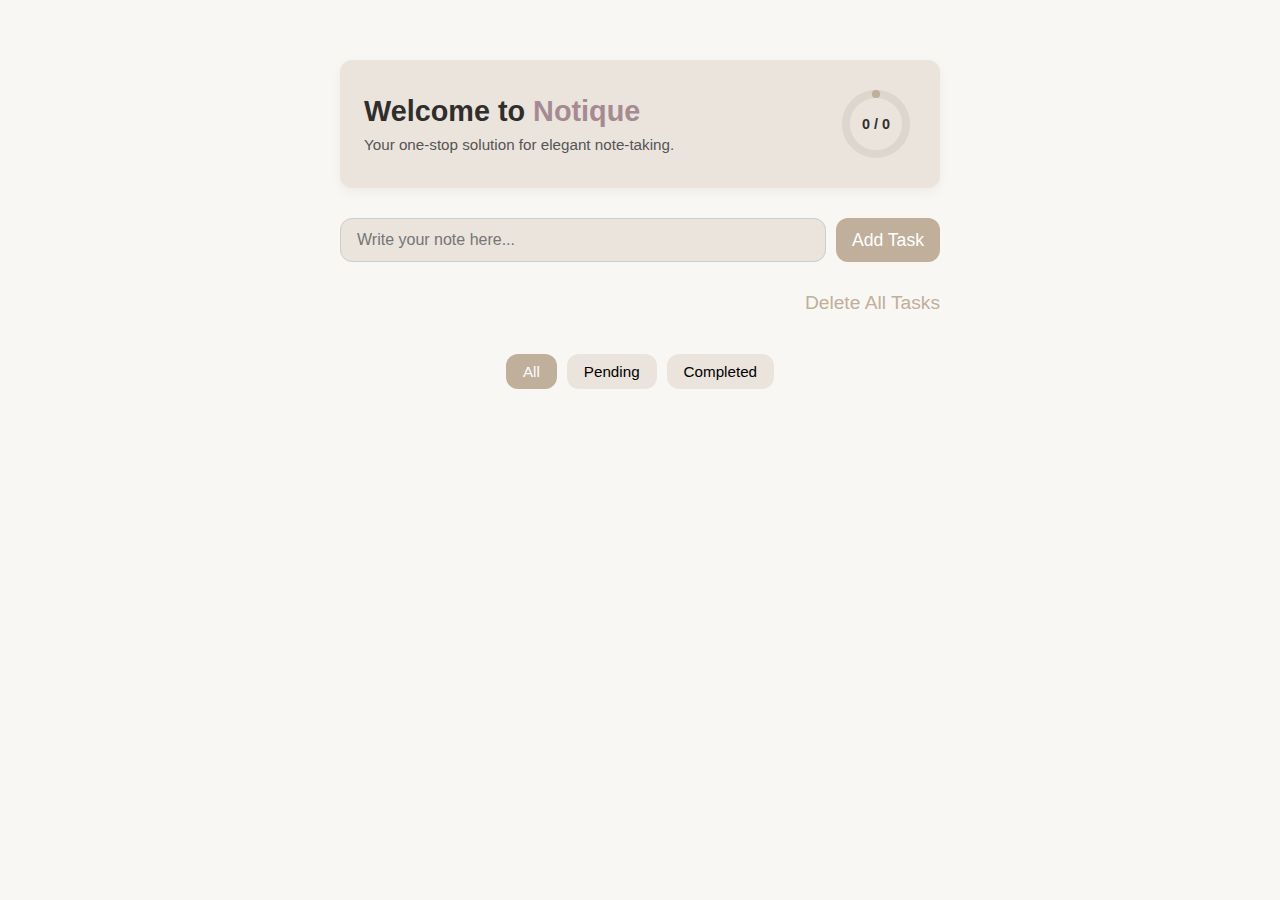
<file: TODO APP/index.html>
<!DOCTYPE html>
<html lang="en">
<head>
  <meta charset="UTF-8" />
  <meta name="viewport" content="width=device-width, initial-scale=1.0"/>
  <title>Notique</title>
  <link rel="stylesheet" href="style.css" />
</head>
<body>
  <div class="container">
    <div class="stats-container">
      <div class="details">
        <h1>Welcome to <span>Notique</span></h1>
        <p>Your one-stop solution for elegant note-taking.</p>
      </div>
      <div class="progress-wrapper">
        <svg class="progress-ring" width="80" height="80">
          <circle class="background-ring" cx="40" cy="40" r="30" />
          <circle class="progress-ring-circle" cx="40" cy="40" r="30" />
        </svg>
        <div class="progress-label" id="progress-label">0 / 0</div>
      </div>
    </div>

    <form id="task-form" class="task-form">
      <input type="text" id="task-input" placeholder="Write your note here..." required />
      <button type="submit">Add Task</button>
    </form>

    <button id="delete-all-btn" class="delete-btn" style="align-self: flex-end; margin-bottom: 10px;">
      Delete All Tasks
    </button>

    <div class="filters">
      <button class="filter-btn active" data-filter="all">All</button>
      <button class="filter-btn" data-filter="pending">Pending</button>
      <button class="filter-btn" data-filter="completed">Completed</button>
    </div>

    <ul id="task-list" class="task-list"></ul>
  </div>

  <script src="app.js"></script>
</body>
</html>
</file>
<file: TODO APP/style.css>
* {
  margin: 0;
  padding: 0;
  box-sizing: border-box;
  font-family: 'Inter', sans-serif;
}

:root {
  --background: #f9f7f3;
  --secondaryBackground: #eae4dc;
  --text: #2f2e2c;
  --button: #bfaf9b;
  --accent: #a58a93;
  --ringBg: #dcd6ce;
  --borderRadius: 12px;
}

body {
  background-color: var(--background);
  color: var(--text);
  min-height: 100vh;
  display: flex;
  justify-content: center;
  padding: 60px 20px;
}

.container {
  width: 100%;
  max-width: 600px;
  display: flex;
  flex-direction: column;
  gap: 30px;
}

.stats-container {
  background-color: var(--secondaryBackground);
  padding: 24px;
  border-radius: var(--borderRadius);
  display: flex;
  justify-content: space-between;
  align-items: center;
  box-shadow: 0 4px 12px rgba(0, 0, 0, 0.05);
}

.details h1 {
  font-size: 1.8rem;
  margin-bottom: 8px;
}

.details h1 span {
  color: var(--accent);
  font-weight: 600;
}

.details p {
  font-size: 0.95rem;
  color: #555;
}

.progress-wrapper {
  position: relative;
  width: 80px;
  height: 80px;
}

.progress-ring {
  transform: rotate(-90deg);
}

.background-ring {
  fill: none;
  stroke: var(--ringBg);
  stroke-width: 8;
}

.progress-ring-circle {
  fill: none;
  stroke: var(--button);
  stroke-width: 8;
  stroke-linecap: round;
  stroke-dasharray: 188.4;
  stroke-dashoffset: 188.4;
  transition: stroke-dashoffset 0.5s ease;
}

.progress-label {
  position: absolute;
  top: 50%;
  left: 50%;
  transform: translate(-50%, -50%);
  font-weight: 600;
  font-size: 0.9rem;
}

.task-form {
  display: flex;
  gap: 10px;
}

.task-form input {
  flex: 1;
  padding: 12px 16px;
  border: 1px solid #ccc;
  border-radius: var(--borderRadius);
  background-color: var(--secondaryBackground);
  color: var(--text);
  font-size: 1rem;
  outline: none;
  transition: border 0.2s ease;
}

.task-form input:focus {
  border-color: var(--accent);
}

.task-form button {
  background-color: var(--button);
  color: white;
  font-size: 1.1rem;
  padding: 0 16px;
  border: none;
  border-radius: var(--borderRadius);
  cursor: pointer;
  transition: background-color 0.3s ease;
}

.task-form button:hover {
  background-color: var(--accent);
}

.task-list {
  list-style: none;
  display: flex;
  flex-direction: column;
  gap: 12px;
}

.task-list li {
  background-color: var(--secondaryBackground);
  padding: 14px 18px;
  border-radius: var(--borderRadius);
  display: flex;
  align-items: center;
  font-size: 1rem;
  box-shadow: 0 2px 6px rgba(0, 0, 0, 0.04);
  gap: 10px;
}

.task-list li.completed {
  text-decoration: line-through;
  opacity: 0.6;
}

.task-list input[type="checkbox"] {
  width: 18px;
  height: 18px;
  cursor: pointer;
  accent-color: var(--button);
}

.filters {
  display: flex;
  gap: 10px;
  justify-content: center;
}

.filter-btn {
  padding: 8px 16px;
  background-color: var(--secondaryBackground);
  border: 1px solid transparent;
  border-radius: var(--borderRadius);
  cursor: pointer;
  font-size: 0.95rem;
  transition: background-color 0.2s ease;
}

.filter-btn.active,
.filter-btn:hover {
  background-color: var(--button);
  color: white;
}

.empty-state {
  text-align: center;
  color: #999;
  margin-top: 20px;
}

.empty-state h3 {
  font-size: 1.2rem;
  font-weight: 500;
}

/* Delete button styles */
.delete-btn {
  background: none;
  border: none;
  color: #bfaf9b;
  font-size: 1.2em;
  cursor: pointer;
  margin-left: 10px;
  transition: color 0.2s, transform 0.2s;
}

.delete-btn:hover {
  color: #a58a93;
  transform: scale(1.1);
}
</file>
